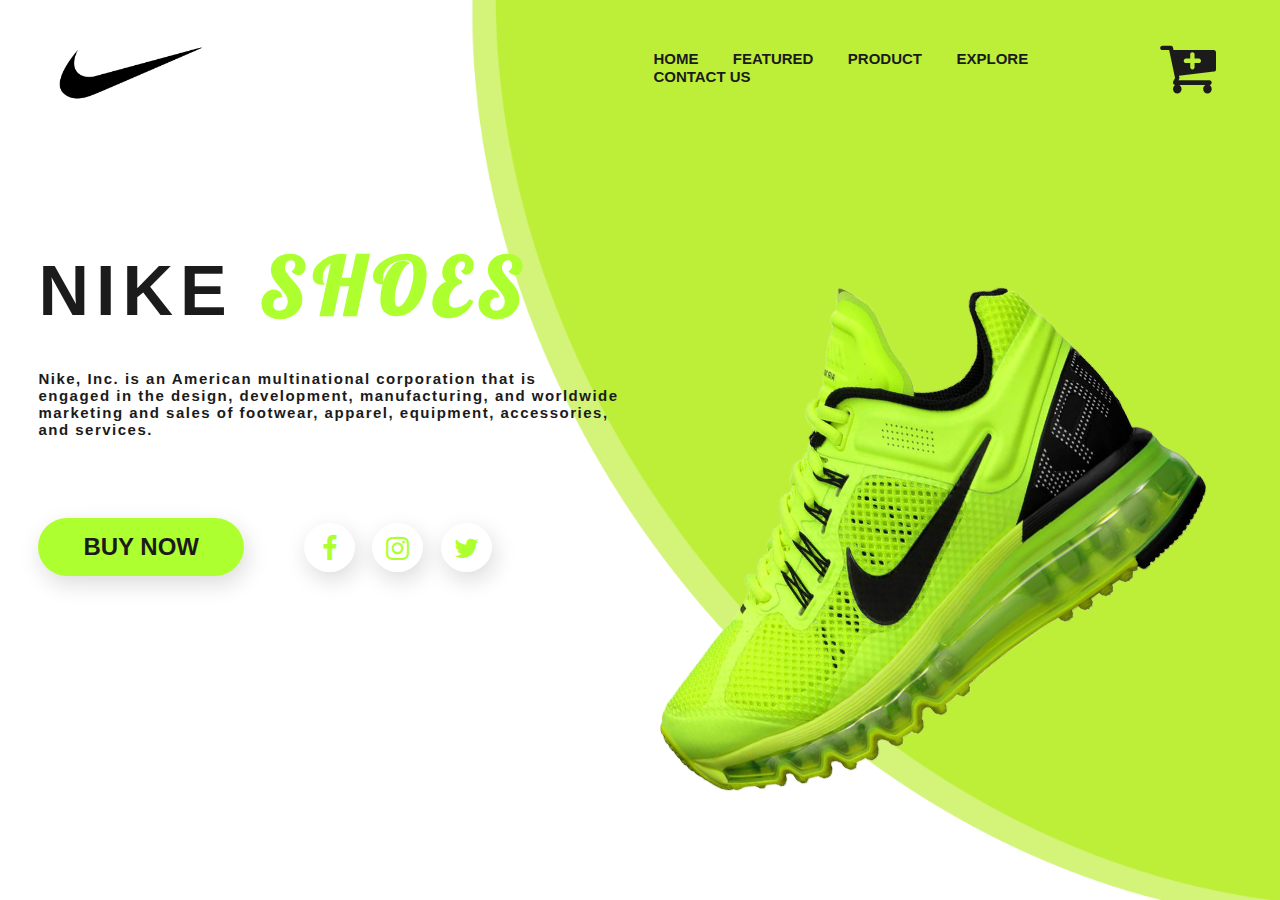
<file: TXON/Task 1-Landing Page/Index.html>
<!DOCTYPE html>
<html lang="en">
<head>
    <meta charset="UTF-8">
    <meta http-equiv="X-UA-Compatible" content="IE=edge">
    <meta name="viewport" content="width=device-width, initial-scale=1.0">
    <link rel="stylesheet" href="https://stackpath.bootstrapcdn.com/font-awesome/4.7.0/css/font-awesome.min.css">
    <link rel="stylesheet" type="text/css" href="style.css">
    <title>Landing Page</title>
</head>
<body>
     <div class="container">
         <div class="navbar">
            <img src="images/logo.png" class="logo">
             <nav>
                <ul>
                    <li><a href="">Home</a></li>
                    <li><a href="">Featured</a></li>
                    <li><a href="">Product</a></li>
                    <li><a href="">Explore</a></li>
                    <li><a href="">Contact Us</a></li>
                </ul>
             </nav>
             <a href=""><i class="fa cart fa-cart-plus"></i></a>
         </div>
         <div class="content">
             <h1>Nike <span class="style">Shoes</span></h1>
             <p>Nike, Inc. is an American multinational corporation that is <br>engaged in the design, development, manufacturing, and worldwide <br>marketing and sales of footwear, apparel, equipment, accessories,<br> and services. 
            </p> 
            <div class="text">
                <button class="btn">Buy Now</button>
                <div class="social-media">
                    <a href=""><i class="fa icons fa-facebook"></i></a>
                    <a href=""><i class="fa icons fa-instagram"></i></a>
                    <a href=""><i class="fa icons fa-twitter"></i></a>
                </div>
            </div>       
        </div>
        <img src="images/nike.png" class="image">
     </div>
</body>
</html>
</file>
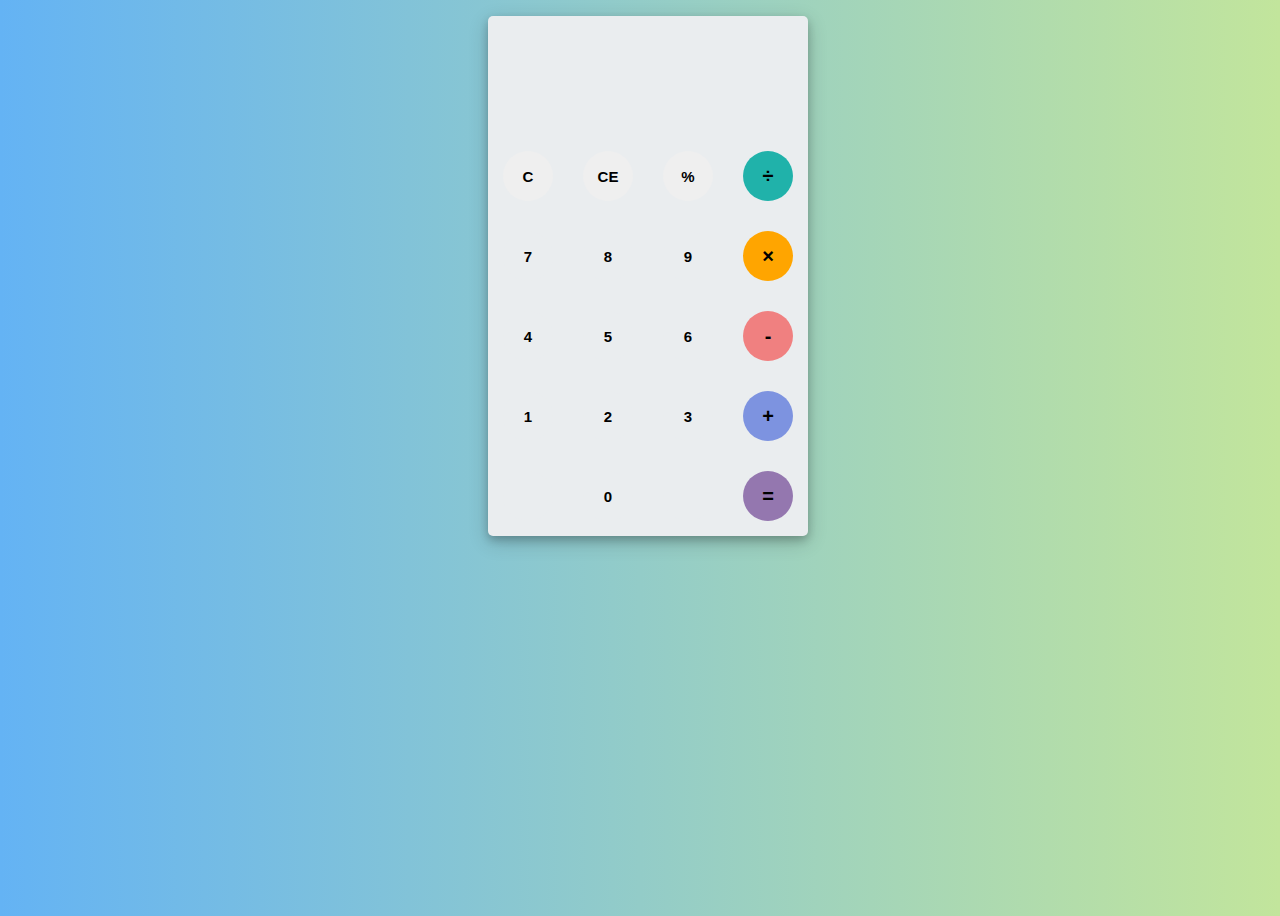
<file: TXON/Task 2-Calculator/index.html>
<!DOCTYPE html>
<html lang="en">
<head>
    <meta charset="UTF-8">
    <meta name="viewport" content="width=device-width, initial-scale=1.0">
    <link rel="stylesheet" href="style.css">
    <title>Calculator</title>
</head>
<body>
    <div id="container">
        <div id="calculator">
            <div id="result">
                <div id="history">
                    <p id="history-value"></p>
                </div>
                <div id="output">
                    <p id="output-value"></p>
                </div>
            </div>
            <div id="keyboard">
                <button class="operator" id="clear">C</button>
                <button class="operator" id="backspace">CE</button>
                <button class="operator" id="%">%</button>
                <button class="operator" id="/">&#247;</button>
                <button class="number" id="7">7</button>
                <button class="number" id="8">8</button>
                <button class="number" id="9">9</button>
                <button class="operator" id="*">&times;</button>
                <button class="number" id="4">4</button>
                <button class="number" id="5">5</button>
                <button class="number" id="6">6</button>
                <button class="operator" id="-">-</button>
                <button class="number" id="1">1</button>
                <button class="number" id="2">2</button>
                <button class="number" id="3">3</button>
                <button class="operator" id="+">+</button>
                <button class="empty" id="empty"></button>
                <button class="number" id="0">0</button>
                <button class="empty" id="empty"></button>
                <button class="operator" id="=">=</button>
            </div>
        </div>
    </div>




    <script src="script.js"></script>
</body>
</html>
</file>
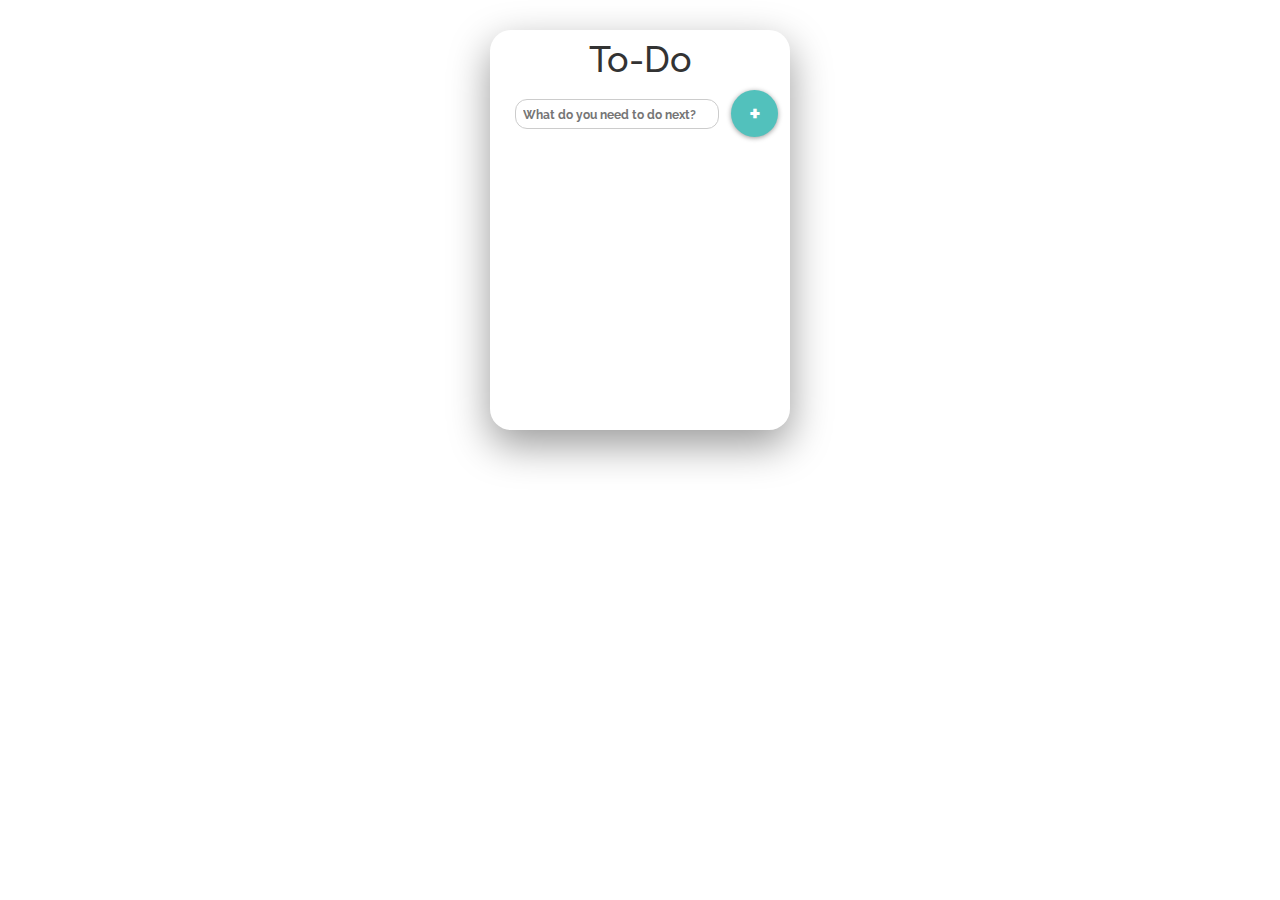
<file: TXON/Task 3-To-do list/index.html>
<!DOCTYPE html>
<html>

<head>
    <title>To-do List</title>
    <meta charset="utf-8">
    <meta name="viewport" content="width=device-width, initial-scale=1">
    <script src="https://cdnjs.cloudflare.com/ajax/libs/jquery/3.2.1/jquery.min.js"></script>
    <script src="script.js"></script>
    <link rel="stylesheet" type="text/css" href="style.css">

    <link rel="stylesheet" href="https://maxcdn.bootstrapcdn.com/bootstrap/3.3.7/css/bootstrap.min.css">
</head>

<body>
    <div class="box" id="box_id">
        <div class="todo" id="to_do">
            <h1> To-Do</h1>
            <input type="text" id="new" class="new_act" placeholder="What do you need to do next?">
            <button class="add_new" onclick="addnew()" for="new"> </button>
        </div>

        <ul id="list">

        </ul>
    </div>
</body>

</html>
</file>
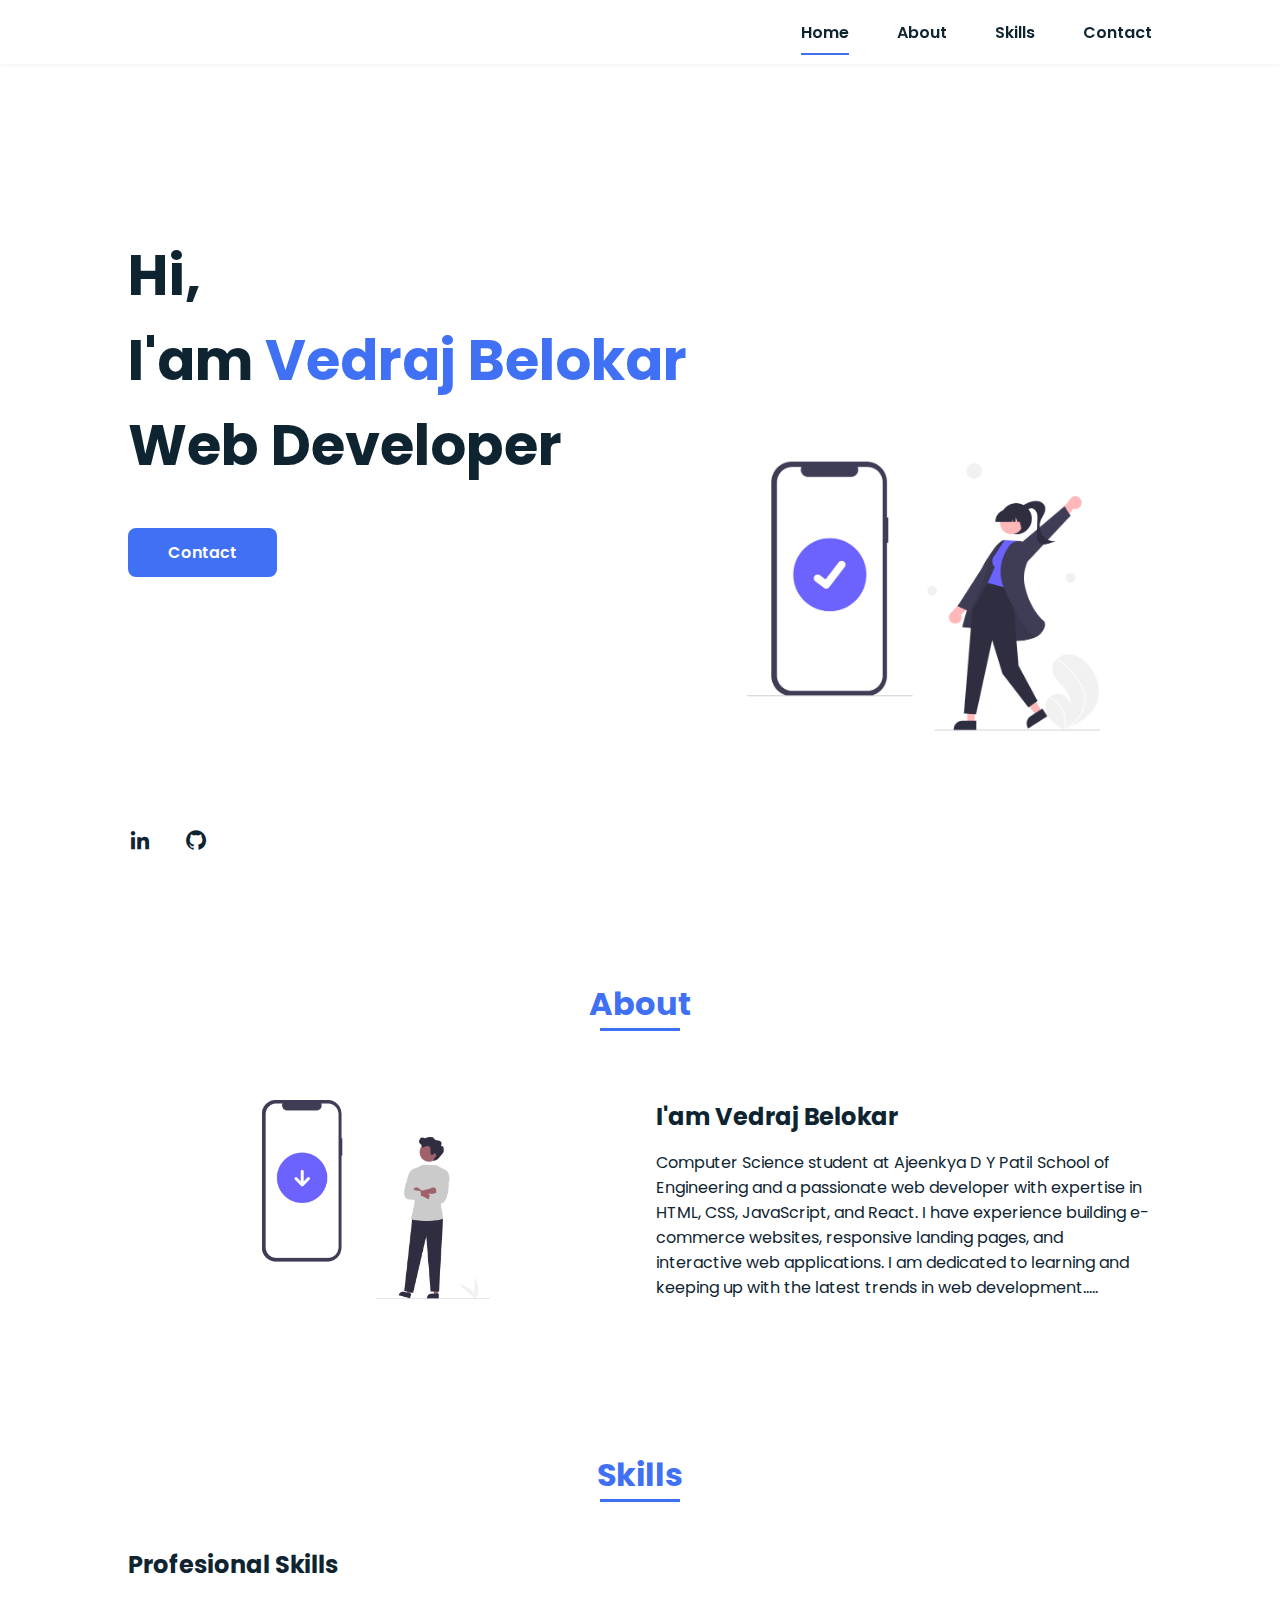
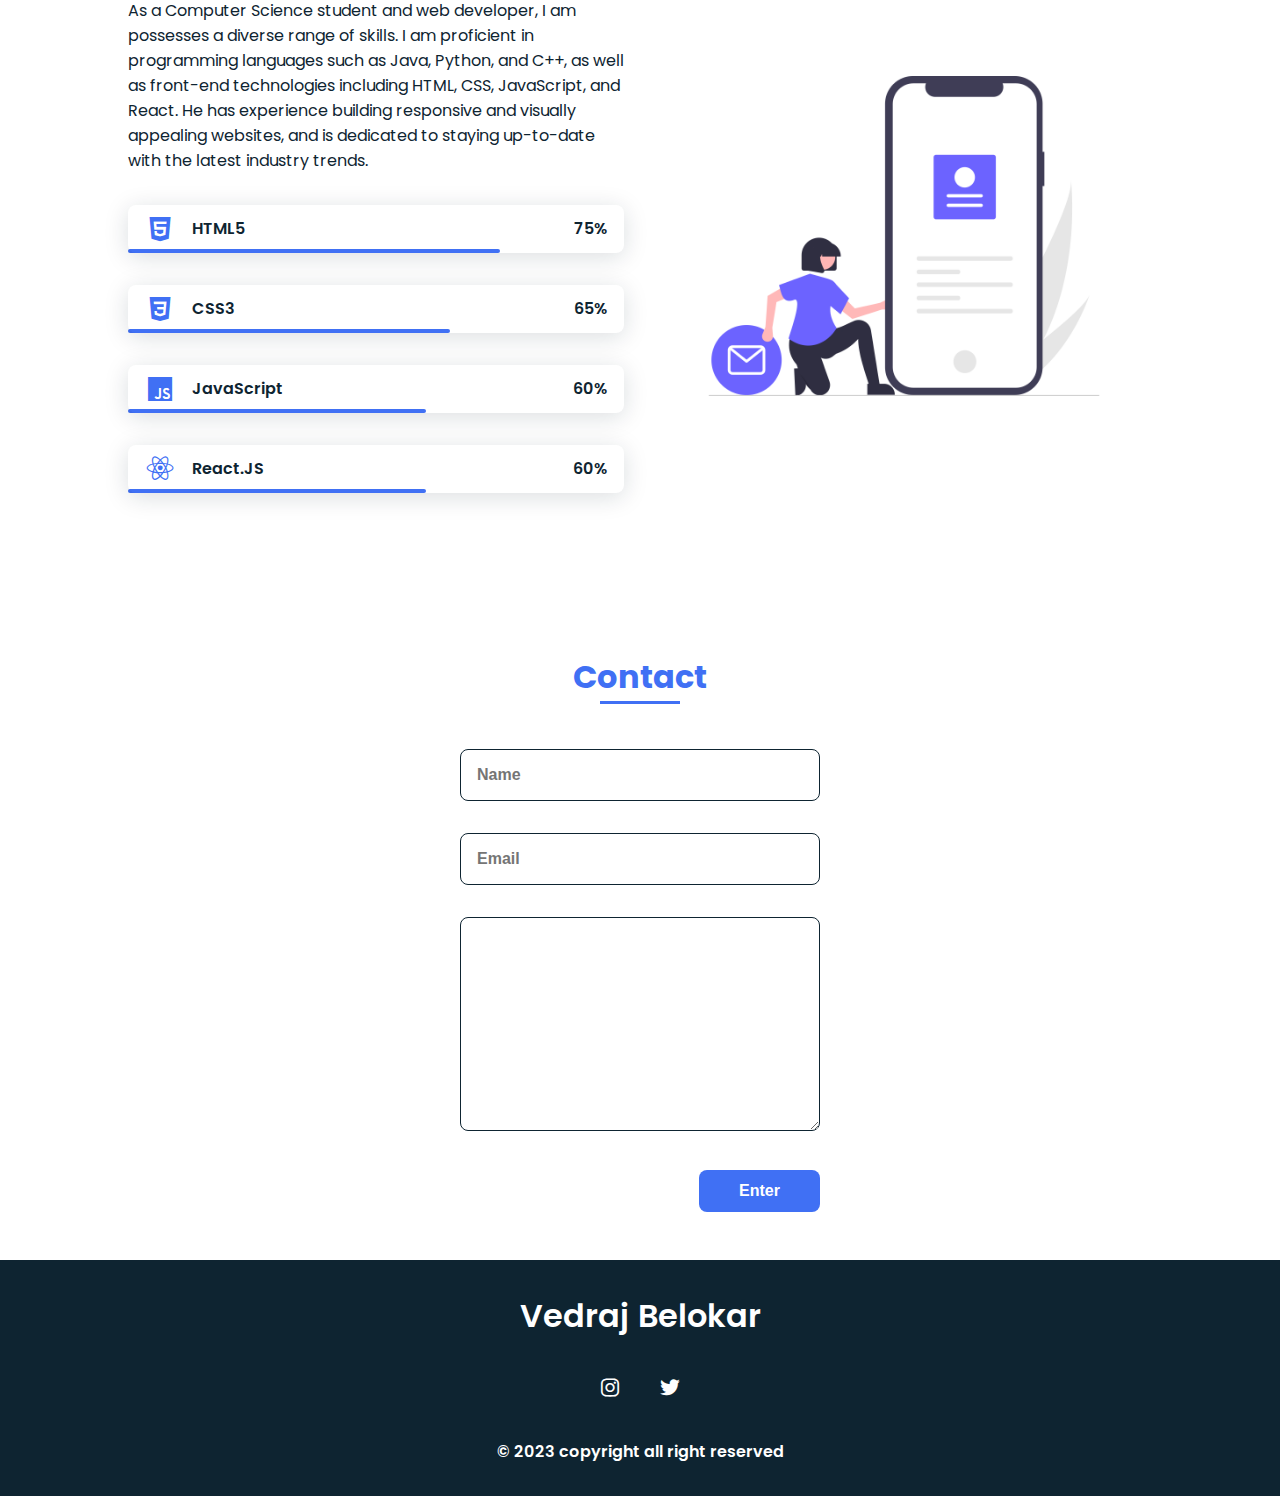
<file: TXON/Task 4-Portfolio/index.html>
<!DOCTYPE html>
<html lang="en">
    <head>
        <meta charset="UTF-8">
        <meta name="viewport" content="width=device-width, initial-scale=1.0">
        <link rel="stylesheet" href="styles.css">
        <link href='https://cdn.jsdelivr.net/npm/boxicons@2.0.5/css/boxicons.min.css' rel='stylesheet'>

        <title>Complete Responsive Portfolio Website</title>
    </head>
    <body>

         <!-- HEADER -->
         <header class="l-header">
            <nav class="nav bd-grid">
                <div>
                    <a href="#" class="nav__logo"></a>
                </div>

                <div class="nav__menu" id="nav-menu">
                    <ul class="nav__list">
                        <li class="nav__item"><a href="#home" class="nav__link active">Home</a></li>
                        <li class="nav__item"><a href="#about" class="nav__link">About</a></li>
                        <li class="nav__item"><a href="#skills" class="nav__link">Skills</a></li>
                        <!-- <li class="nav__item"><a href="#work" class="nav__link">Work</a></li> -->
                        <li class="nav__item"><a href="#contact" class="nav__link">Contact</a></li>
                    </ul>
                </div>

                <div class="nav__toggle" id="nav-toggle">
                    <i class='bx bx-menu'></i>
                </div>
            </nav>
        </header>

        <main class="l-main">
            <!--===== HOME =====-->
            <section class="home bd-grid" id="home">
                <div class="home__data">
                    <h1 class="home__title">Hi,<br>I'am <span class="home__title-color">Vedraj Belokar</span><br> Web Developer</h1>

                    <a href="#" class="button">Contact</a>
                </div>

                <div class="home__social">
                    <a href="www.linkedin.com/in/VedrajBelokar" class="home__social-icon"><i class='bx bxl-linkedin'></i></a>
                    <!-- <a href="" class="home__social-icon"><i class='bx bxl-behance' ></i></a> -->
                    <a href="https://github.com/Vedraj-121" class="home__social-icon"><i class='bx bxl-github' ></i></a>
                </div>

                <div class="home__img">    
                    <img src="img/profile.png" alt="">
                </div>
            </section>

            <!--===== ABOUT =====-->
            <section class="about section " id="about">
                <h2 class="section-title">About</h2>

                <div class="about__container bd-grid">
                    <div class="about__img">
                        <img src="img/about.png" alt="">
                    </div>
                    
                    <div>
                        <h2 class="about__subtitle">I'am Vedraj Belokar</h2>
                        <p class="about__text">Computer Science student at Ajeenkya D Y Patil School of Engineering and a passionate web developer with expertise in HTML, CSS, JavaScript, and React. I have experience building e-commerce websites, responsive landing pages, and interactive web applications. I am dedicated to learning and keeping up with the latest trends in web development.....</p>           
                    </div>                                   
                </div>
            </section>

            <!--===== SKILLS =====-->
            <section class="skills section" id="skills">
                <h2 class="section-title">Skills</h2>

                <div class="skills__container bd-grid">          
                    <div>
                        <h2 class="skills__subtitle">Profesional Skills</h2>
                        <p class="skills__text">As a Computer Science student and web developer, I am possesses a diverse range of skills. I am proficient in programming languages such as Java, Python, and C++, as well as front-end technologies including HTML, CSS, JavaScript, and React. He has experience building responsive and visually appealing websites, and is dedicated to staying up-to-date with the latest industry trends.</p>
                        <div class="skills__data">
                            <div class="skills__names">
                                <i class='bx bxl-html5 skills__icon'></i>
                                <span class="skills__name">HTML5</span>
                            </div>
                            <div class="skills__bar skills__html">

                            </div>
                            <div>
                                <span class="skills__percentage">75%</span>
                            </div>
                        </div>
                        <div class="skills__data">
                            <div class="skills__names">
                                <i class='bx bxl-css3 skills__icon'></i>
                                <span class="skills__name">CSS3</span>
                            </div>
                            <div class="skills__bar skills__css">
                                
                            </div>
                            <div>
                                <span class="skills__percentage">65%</span>
                            </div>
                        </div>
                        <div class="skills__data">
                            <div class="skills__names">
                                <i class='bx bxl-javascript skills__icon' ></i>
                                <span class="skills__name">JavaScript</span>
                            </div>
                            <div class="skills__bar skills__js">
                                
                            </div>
                            <div>
                                <span class="skills__percentage">60%</span>
                            </div>
                        </div>
                        <div class="skills__data">
                            <div class="skills__names">
                                <i class='bx bxl-react skills__icon'></i>
                                <span class="skills__name">React.JS</span>
                            </div>
                            <div class="skills__bar skills__py">
                                
                            </div>
                            <div>
                                <span class="skills__percentage">60%</span>
                            </div>
                        </div>
                    </div>
                    
                    <div>              
                        <img src="img/skills.png" alt="" class="skills__img">
                    </div>
                </div>
            </section>

            <!-- ===== WORK =====
            <section class="work section" id="work">
                <h2 class="section-title">Work</h2>

                <div class="work__container bd-grid">
                    <div class="work__img">
                        <img src="img/1.jpg" alt="">
                    </div>
                    <div class="work__img">
                        <img src="img/2.jpg" alt="">
                    </div>
                    <div class="work__img">
                        <img src="img/3.jpg" alt="">
                    </div>
                    <div class="work__img">
                        <img src="img/4.jpg" alt="">
                    </div>
                    <div class="work__img">
                        <img src="img/5.jpg" alt="">
                    </div>
                    <div class="work__img">
                        <img src="img/6.jpg" alt="">
                    </div>
                </div>
            </section> -->

            <!--===== CONTACT =====-->
            <section class="contact section" id="contact">
                <h2 class="section-title">Contact</h2>

                <div class="contact__container bd-grid">
                    <form action="" class="contact__form">
                        <input type="text" placeholder="Name" class="contact__input">
                        <input type="mail" placeholder="Email" class="contact__input">
                        <textarea name="" id="" cols="0" rows="10" class="contact__input"></textarea>
                        <input type="button" value="Enter" class="contact__button button">
                    </form>
                </div>
            </section>
        </main>

        <!--===== FOOTER =====-->
        <footer class="footer">
            <p class="footer__title">Vedraj Belokar</p>
            <div class="footer__social">
                <!-- <a href="#" class="footer__icon"><i class='bx bxl-facebook' ></i></a> -->
                <a href="#" class="footer__icon"><i class='bx bxl-instagram' ></i></a>
                <a href="#" class="footer__icon"><i class='bx bxl-twitter' ></i></a>
            </div>
            <p>&#169; 2023 copyright all right reserved</p>
        </footer>
    </body>
</html>
</file>
<file: TXON/Task 1-Landing Page/style.css>
@import url('https://fonts.googleapis.com/css2?family=Lobster&display=swap');

* {
    margin: 0;
    padding: 0;
    font-family: 'Poppins', sans-serif;
}
.container {
    height: 100vh;
    width: 100%;
    background-image: url(images/bg.png);
    background-position: center;
    background-size: cover;
    padding-right: 5%;
    padding-left: 3%;
    box-sizing: border-box;
    position: relative;
}
.navbar {
    width: 100%;
    height: 15vh;
    margin: auto;
    display: flex;
    align-items: center;
}
.logo {
    width: 180px;
    margin-top: 10px;
    cursor: pointer;
}
nav {
    flex: 1;
    padding-left: 420px;
}
nav ul li {
    display: inline-block;
    list-style: none;
    margin: 0 15px;
}
nav ul li a {
    text-decoration: none;
    color: #1b1b1b;
    text-transform: uppercase;
    font-size: 15px;
    font-weight: 600;
}
a .cart {
    font-size: 60px;
    color: #1b1b1b;
}
a .cart:hover {
    transform: scale(1.1);
    color: rgb(111,167,29);
    transition: all .5s;
}
.content {
    position: relative;
}
h1 {
    text-transform: uppercase;
    font-weight: 800;
    margin-top: 100px;
    letter-spacing: .1em;
    font-size: 70px;
    color: #1b1b1b;
}
h1 .style {
    color: greenyellow;
    font-size: 80px;
    font-weight: 800;
    font-family: 'Lobster', cursive;
}
p {
    font-size: 15px;
    font-weight: 600;
    letter-spacing: .1em;
    margin-top: 35px;
    color: #1b1b1b;
}
.text {
    position: relative;
    display: flex;
    align-items: center;
}
.btn {
    background-color: greenyellow;
    margin-top: 80px;
    padding: 15px 45px;
    text-align: center;
    border: none;
    outline: none;
    transition: .5s;
    text-transform: uppercase;
    color: #1b1b1b;
    cursor: pointer;
    font-weight: 700;
    font-size: 24px;
    display: block;
    border-radius: 30px;
    background-size: 200% auto;
    box-shadow: 3px 8px 22px rgba(22,21,21,.15);
}
.btn:hover {
    transform: scale(1.1);
    transition: all .5s;
}
.social-media {
    font-family: 'Poppins', sans-serif;
    margin-top: 80px;
    margin-left: 50px;
    text-decoration: none;
    font-size: 27px;
 }
 .icons {
    color: greenyellow;
    padding: 12px 12px 10px 12px;
    border-radius: 50%;
    margin-left: 10px;
    width: 27px;
    text-align: center;
    height: 27px;
    background-color: #fff;
    box-shadow: 3px 8px 22px rgba(22, 21, 21, 0.15);
 }
 .icons:hover {
    transform: scale(1.1);
    color: #fff;
    background-color: greenyellow;
    transition: all .5s;
 }
.image {
    position: absolute;
    width: 47%;
    height: 47%;
    bottom: 0;
    margin-bottom: 170px;
    margin-left: 530px;
    transform: rotate(-35deg);
}
</file>
<file: TXON/Task 2-Calculator/style.css>
body{
  font-family: Arial, Helvetica, sans-serif;
  background: #c2e59c;  
  background: -webkit-linear-gradient(to right, #64b3f4, #c2e59c); 
  background: linear-gradient(to right, #64b3f4, #c2e59c); 
}

#container{
  width: 100vw;
  height: 100vh;
  display: flex;
  justify-content: center;
  align-items: center;
  max-width: 80rem;
  margin: 0 auto;
/*     padding: 1rem; */
}

#calculator{
  width: 320px;
  height: 520px;
  background-color: #eaedef;
  margin: 0 auto;
  top: 1rem;
  position: absolute;
  border-radius: 5px;
  box-shadow: 0 4px 8px 0 rgba(0,0,0,0.2), 0 6px 20px 0 rgba(0,0,0,0.19);
}


#result{
  height: 120px;
}

#history {
  text-align: right;
  height: 20px;
  margin: 0 20px;
  padding-top: 20px;
  font-size: 15px;
  color: #919191;
}

#output{
  text-align: right;
  height: 60px;
  margin: 10px 20px;
  font-size: 30px;
}


#keyboard{
  height: 400px;
}


.operator, .number, .empty{
  width: 50px;
  height: 50px;
  margin: 15px;
  float: left;
  border-radius: 50%;
  border-width: 0;
  font-weight: bold;
  font-size: 15px;
}


.number, .empty{
  background-color: #eaedef;
}

.number, .operator{
  cursor: pointer;
}

.operator:active, .number:active{
  font-size: 30px;
}

.operator:focus, .number:focus, .empty:focus{
  outline: 0;
}


button:nth-child(4){
  font-size: 20px;
  background-color: #20b2aa;
}
button:nth-child(8){
  font-size: 20px;
  background-color: #ffa500;
}
button:nth-child(12){
  font-size: 20px;
  background-color: #f08080;
}

button:nth-child(16){
  font-size: 20px;
  background-color: #7d93e0;
}
button:nth-child(20){
  font-size: 20px;
  background-color: #9477af;
}
</file>
<file: TXON/Task 3-To-do list/style.css>
@import url('https://fonts.googleapis.com/css?family=Raleway|Droid+Sans|Roboto+Slab:400,700');
* {
    font-family: 'Raleway';
    font-weight: 700;
}

body {
    margin: 0;
    padding: 0;
    background-color: #88d8b0;
    overflow: hidden !important;

}

.box {
    position: relative;
    top: 0px;
    width: 300px;
    margin-left: -150px;
    height: 400px;
    margin: 0 auto;
    margin-top: 30px !important;
    box-shadow: 0 15px 40px rgba(0, 0, 0, 0.4);
    -webkit-box-shadow: 0 15px 40px rgba(0, 0, 0, 0.4);
    border-radius: 21px;
    background-color: white;
    vertical-align: bottom !important;
}

h1 {
    padding-top: 5px;
    color: #6f6f6f;
    font-weight: 700;
    text-align: center;
    padding-top: 10px;
/*     text-transform: lowercase; */
}

.todo {
    padding-bottom: 5px;
}

.new_act {
    width: 68%;
    height: 30px;
    color: #636363;
    padding: 3px 7px;
    font-size: 1em;
    border-radius: 12px;
    border: 1px solid #ccc;
    margin-bottom: 7px;
    margin-left: 25px;
}

.new_act:focus {
    outline: none;
    border: 2px solid #52c1bc;
}

::placeholder {
    font-size: 12px;
}

.add_new {
    width: 47px;
    height: 47px;
    border-radius: 50%;
    position: relative;
    top: 0px;
    left: 9px;
    z-index: 9999;
    background-color: #52c1bc;
    line-height: 1em;
    font-size: 2em;
    border: none;
    padding-bottom: 8px;
    text-align: center;
    color: #fff;
    transition: transform .3s;
    box-shadow: 0 1px 5px rgba(0, 0, 0, 0.4);
    outline: none;

}

.add_new:hover {
    cursor: pointer;
    box-shadow: 0 4px 12px rgba(0, 0, 0, 0.5);
    outline: none !important;
}


.add_new::before {
    content: '+';
    position: relative;
    top: 4px;
}

.add_new.active {
    background-color: #45a8a3;
    transform: rotate(45deg);
    box-shadow: 0 4px 12px rgba(0, 0, 0, 0.5);
    -webkit-transition: -webkit-transform 0.5s, background-color 0.5s, box-shadow 0.5s;
    -moz-transition: -moz-transform 0.5s, background-color 0.5s, box-shadow 0.5s;
    transition: transform 0.3s, background-color 0.3s, box-shadow 0.3s;
    outline: none;
}

.add_new.active::before {
    content: '+';
    position: relative;
    top: 4px;
}

ul {
    margin-left: 0px;
    margin-top: 10px;
    list-style: none;
    text-align: left;
    padding: 0;
    box-sizing: border-box;
    height: 240px;
    overflow-y: auto;
}

ul li {
    line-height: 40px;
    color: #525252;
    /*transition: background-color .3s;*/
    padding-left: 20px;
    padding-right: 20px;
    list-style: none;



}

ul li:nth-child(n + 1)::after {
    content: '';
    display: block;
    width: 100%;
    height: 1px;
    background: -webkit-linear-gradient(left, white, #52c1bc, white);
    background: linear-gradient(to right, white, #52c1bc, white);
}

ul li:hover {
    background-color: #eafff3;
    cursor: pointer;
}

ul li.checked {
    background: #eafff3;
    text-decoration: line-through;
    color: #999;


}


ul li.checked::before {
    content: '✔';
    text-decoration: none !important;
    padding: 0;
    display: inline-block !important;
    position: relative;
    color: #999;
    left: -15px;
    margin-right: -6px;

}

.close {
    position: relative;
    right: 5px;
    padding: 8px 0px;
    text-decoration: none;
    overflow: hidden;
}

.close:hover {
    text-decoration: none;
    transform: scale(1.5, 1.5);
    -webkit-transform: scale(1.5, 1.5);
    overflow: hidden;
}


animate button with .rotate .rotate_button {
    animation: rotate 1s;
    background-color: #45a8a3;
    box-shadow: 0 0 9px 3px rgba(0, 0, 0, 0.20);
    outline: none;
}

.rotate_back_button {
    background-color: #45a8a3;
    box-shadow: 0 0 9px 3px rgba(0, 0, 0, 0.18);
    animation: rotate_back 1s;
    outline: none;
}

@keyframes rotate {
    from {
        transform: rotateZ(0deg);
        -webkit-transform: rotateZ(0deg);
    }
    to {
        transform: rotateZ(360deg);
        -webkit-transform: rotateZ(360deg);
    }
}

@keyframes rotate_back {
    from {
        transform: rotateZ(360deg);
        -webkit-transform: rotateZ(360deg);
    }
    to {
        transform: rotateZ(0deg);
        -webkit-transform: rotateZ(0deg);
    }
}
</file>
<file: TXON/Task 4-Portfolio/styles.css>
/*===== GOOGLE FONTS =====*/
@import url("https://fonts.googleapis.com/css2?family=Poppins:wght@400;600;700&display=swap");
/*===== VARIABLES CSS =====*/
:root{
  --header-height: 3rem;
  --font-semi: 600;
}

/*===== Colores =====*/
:root{
  --first-color: #4070F4;
  --second-color: #0E2431;
}

/*===== Fuente y tipografia =====*/
:root{
  --body-font: 'Poppins', sans-serif;
  --big-font-size: 2rem;
  --h2-font-size: 1.25rem;
  --normal-font-size: 0.938rem;
}
@media screen and (min-width: 768px){
  :root{
    --big-font-size: 3.5rem;
    --h2-font-size: 2rem;
    --normal-font-size: 1rem;
  }
}

/*===== Margenes =====*/
:root{
  --mb-1: 0.5rem;
  --mb-2: 1rem;
  --mb-3: 1.5rem;
  --mb-4: 2rem;
  --mb-5: 2.5rem;
  --mb-6: 3rem;
}

/*===== z index =====*/
:root{
  --z-back: -10;
  --z-normal: 1;
  --z-tooltip: 10;
  --z-fixed: 100;
}

/*===== BASE =====*/
*,::before,::after{
  box-sizing: border-box;
}
html{
  scroll-behavior: smooth;
}
body{
  margin: var(--header-height) 0 0 0;
  font-family: var(--body-font);
  font-size: var(--normal-font-size);
  color: var(--second-color);
}
h1,h2,p{
  margin: 0;
}
ul{
  margin: 0;
  padding: 0;
  list-style: none;
}
a{
  text-decoration: none;
}
img{
  max-width: 100%;
  height: auto;
  display: block;
}

/*===== CLASS CSS ===== */
.section-title{
  position: relative;
  font-size: var(--h2-font-size);
  color: var(--first-color);
  margin-top: var(--mb-2);
  margin-bottom: var(--mb-4);
  text-align: center;
}
.section-title::after{
  position: absolute;
  content: "";
  width: 64px;
  height: 0.18rem;
  left: 0;
  right: 0;
  margin: auto;
  top: 2rem;
  background-color: var(--first-color);
}
.section{
  padding-top: 3rem;
  padding-bottom: 2rem;
}

/*===== LAYOUT =====*/
.bd-grid{
  max-width: 1024px;
  display: grid;
  grid-template-columns: 100%;
  grid-column-gap: 2rem;
  width: calc(100% - 2rem);
  margin-left: var(--mb-2);
  margin-right: var(--mb-2);
}
.l-header{
  width: 100%;
  position: fixed;
  top: 0;
  left: 0;
  z-index: var(--z-fixed);
  background-color: #fff;
  box-shadow: 0 1px 4px rgba(146,161,176,.15);
}

/*===== NAV =====*/
.nav{
  height: var(--header-height);
  display: flex;
  justify-content: space-between;
  align-items: center;
  font-weight: var(--font-semi);
}
@media screen and (max-width: 768px){
  .nav__menu{
    position: fixed;
    top: var(--header-height);
    right: -100%;
    width: 80%;
    height: 100%;
    padding: 2rem;
    background-color: var(--second-color);
    transition: .5s;
  }
}
.nav__item{
  margin-bottom: var(--mb-4);
}
.nav__link{
  position: relative;
  color: #fff;
}
.nav__link:hover{
  position: relative;
}
.nav__link:hover::after{
  position: absolute;
  content: "";
  width: 100%;
  height: 0.18rem;
  left: 0;
  top: 2rem;
  background-color: var(--first-color);
}
.nav__logo{
  color: var(--second-color);
}
.nav__toggle{
  color: var(--second-color);
  font-size: 1.5rem;
  cursor: pointer;
}

/*Active menu*/
.active::after{
  position: absolute;
  content: "";
  width: 100%;
  height: 0.18rem;
  left: 0;
  top: 2rem;
  background-color: var(--first-color);
}

/*=== Show menu ===*/
.show{
  right: 0;
}

/*===== HOME =====*/
.home{
  height: calc(100vh - 3rem);
  row-gap: 1rem;
}
.home__data{
  align-self: center;
}
.home__title{
  font-size: var(--big-font-size);
  margin-bottom: var(--mb-5);
}
.home__title-color{
  color: var(--first-color);
}
.home__social{
  display: flex;
  flex-direction: column;
}
.home__social-icon{
  width: max-content;
  margin-bottom: var(--mb-2);
  font-size: 1.5rem;
  color: var(--second-color);
}
.home__social-icon:hover{
  color: var(--first-color);
}
.home__img{
  position: absolute;
  right: 0;
  bottom: 0;
  width: 295px;
}

/*BUTTONS*/
.button{
  display: inline-block;
  background-color: var(--first-color);
  color: #fff;
  padding: .75rem 2.5rem;
  font-weight: var(--font-semi);
  border-radius: .5rem;
}
.button:hover{
  box-shadow: 0 10px 36px rgba(0,0,0,.15);
}

/* ===== ABOUT =====*/
.about__container{
  row-gap: 2rem;
  text-align: center;
}
.about__subtitle{
  margin-bottom: var(--mb-2);
}
.about__img{
  justify-self: center;
}
.about__img img{
  width: 200px;
  border-radius: .5rem;
}

/* ===== SKILLS =====*/
.skills__container{
  row-gap: 2rem;
  text-align: center;
}
.skills__subtitle{
  margin-bottom: var(--mb-2);
}
.skills__text{
  margin-bottom: var(--mb-4);
}
.skills__data{
  display: flex;
  justify-content: space-between;
  align-items: center;
  position: relative;
  font-weight: var(--font-semi);
  padding: .5rem 1rem;
  margin-bottom: var(--mb-4);
  border-radius: .5rem;
  box-shadow: 0 4px 25px rgba(14,36,49,.15);
}
.skills__icon{
  font-size: 2rem;
  margin-right: var(--mb-2);
  color: var(--first-color);
}
.skills__names{
  display: flex;
  align-items: center;
}
.skills__bar{
  position: absolute;
  left: 0;
  bottom: 0;
  background-color: var(--first-color);
  height: .25rem;
  border-radius: .5rem;
  z-index: var(--z-back);
}
.skills__html{
  width: 75%;
}
.skills__css{
  width: 65%;
}
.skills__js{
  width: 60%;
}
.skills__py{
  width: 60%;
}
.skills__img{
  border-radius: .5rem;
}

/* ===== WORK =====*/
.work__container{
  row-gap: 2rem;
}
.work__img{
  box-shadow: 0 4px 25px rgba(14,36,49,.15);
  border-radius: .5rem;
  overflow: hidden;
}
.work__img img{
  transition: 1s;
  cursor: pointer;
}
.work__img img:hover{
  transform: scale(1.1);
}

/* ===== CONTACT =====*/
.contact__input{
  width: 100%;
  font-size: var(--normal-font-size);
  font-weight: var(--font-semi);
  padding: 1rem;
  border-radius: .5rem;
  border: 1.5px solid var(--second-color);
  outline: none;
  margin-bottom: var(--mb-4);
}
.contact__button{
  display: block;
  border: none;
  outline: none;
  font-size: var(--normal-font-size);
  cursor: pointer;
  margin-left: auto;
}

/* ===== FOOTER =====*/
.footer{
  background-color: var(--second-color);
  color: #fff;
  text-align: center;
  font-weight: var(--font-semi);
  padding: 2rem 0;
}
.footer__title{
  font-size: 2rem;
  margin-bottom: var(--mb-4);
}
.footer__social{
  margin-bottom: var(--mb-4);
}
.footer__icon{
  font-size: 1.5rem;
  color: #fff;
  margin: 0 var(--mb-2)
}

/* ===== MEDIA QUERIES=====*/
@media screen and (min-width: 768px){
  body{
    margin: 0;
  }
  .section{
    padding-top: 4rem;
    padding-bottom: 3rem;
  }
  .section-title{
    margin-bottom: var(--mb-6);
  }
  .section-title::after{
    width: 80px;
    top: 3rem;
  }

  .nav{
    height: calc(var(--header-height) + 1rem);
  }
  .nav__list{
    display: flex;
    padding-top: 0;
  }
  .nav__item{
    margin-left: var(--mb-6);
    margin-bottom: 0;
  }
  .nav__toggle{
    display: none;
  }
  .nav__link{
    color: var(--second-color);
  }

  .home{
    height: 100vh;
  }
  .home__data{
    align-self: flex-end;
  }
  .home__social{
    padding-top: 0;
    padding-bottom: 2.5rem;
    flex-direction: row;
    align-self: flex-end;
  }
  .home__social-icon{
    margin-bottom: 0;
    margin-right: var(--mb-4);
  }
  .home__img{
    width: 457px;
    bottom: 15%;
  }

  .about__container, .skills__container{
    grid-template-columns: repeat(2,1fr);
    align-items: center;
    text-align: initial;
  }
  .about__img img{
    width: 300px;
  }
  .work__container{
    grid-template-columns: repeat(3, 1fr);
    grid-template-rows: repeat(2,1fr);
    column-gap: 2rem;
  }
  .contact__form{
    width: 360px;
  }
  .contact__container{
    justify-items: center;
  }
}

@media screen and (min-width: 1024px) {
  .bd-grid {
    margin-left: auto;
    margin-right: auto;
  }
  .home__img {
    right: 10%;
  }
}
</file>
